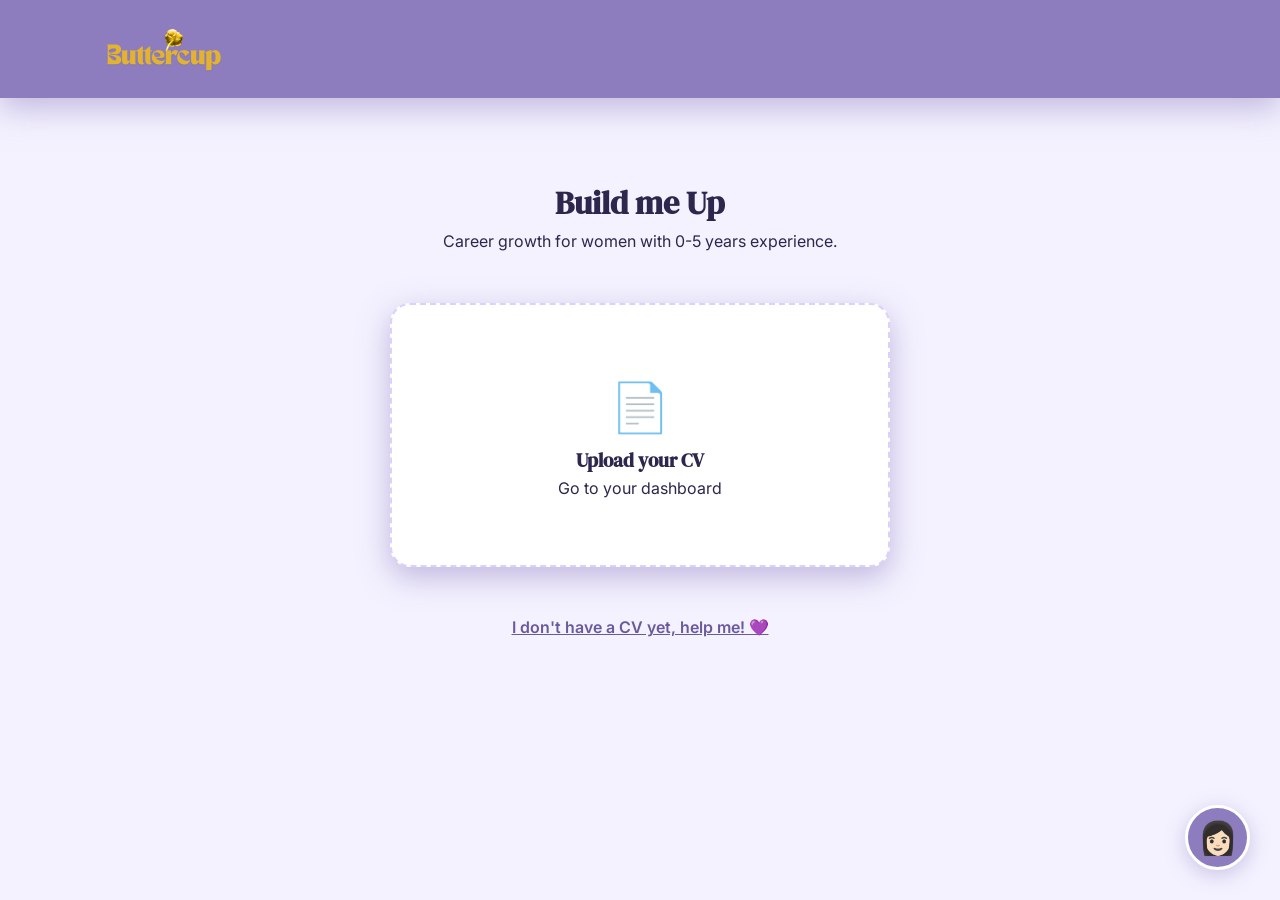
<file: app/index.html>
<!DOCTYPE html>
<html lang="en">
<head>
    <meta charset="UTF-8">
    <title>ButterCup | Build Me Up</title>
    <link rel="stylesheet" href="style.css">
    <link href="https://fonts.googleapis.com/css2?family=DM+Serif+Display&family=Inter:wght@400;600&display=swap" rel="stylesheet">
</head>
<body>
    <nav>
        <a href="index.html" class="logo"></a>
    </nav>
    <div class="container hero" style="text-align: center; padding-top: 5rem;">
        <h1>Build me Up</h1>
        <p>Career growth for women with 0-5 years experience.</p>
        
        <div class="card" style="max-width: 500px; margin: 3rem auto; padding: 4rem; border: 2px dashed var(--secondary); cursor: pointer;" onclick="location.href='dashboard.html'">
            <span style="font-size: 3rem;">📄</span>
            <h3>Upload your CV</h3>
            <p>Go to your dashboard</p>
        </div>

        <a href="cv-prep.html" style="color: var(--primary-dark); font-weight: 600;">I don't have a CV yet, help me! 💜</a>
    </div>
    <div class="sister-chat-wrapper">
    <div class="sister-window" id="sisterWindow">
        <div class="sister-header">
            <span>👩🏻 Big Sister</span>
            <span style="cursor:pointer" onclick="toggleSister()">×</span>
        </div>
        <div class="sister-body">
            <div class="chat-bubble-sister" id="sisterText">
                Hi Dula! Need a hand with something on this page?
            </div>
            <div class="chat-options-mini">
                <button onclick="sisterAsk('help')">Explain this page</button>
                <button onclick="sisterAsk('cv')">CV Tips</button>
                <button onclick="location.href='cv-prep.html'">Build my CV</button>
                <button onclick="sisterAsk('interview')">Interview Prep</button>
            </div>
        </div>
    </div>
    <div class="sister-trigger" onclick="toggleSister()">
        👩🏻
    </div>
</div>

<script>
    function toggleSister() {
        const win = document.getElementById('sisterWindow');
        win.classList.toggle('active');
    }

    function sisterAsk(topic) {
        const text = document.getElementById('sisterText');
        const name = localStorage.getItem('buttercup_user') || 'Buttercup';
        
        // Context-aware responses based on which file the user is in
        const path = window.location.pathname;
        
        if (topic === 'help') {
            if (path.includes('jobs')) text.innerText = `I've picked these jobs for you, ${name}, because they value transferable skills!`;
            else if (path.includes('events')) text.innerText = "Networking is just talking! Try the virtual mixer first.";
            else text.innerText = "I'm here to build you up! Pick a path and let's go.";
        } 
        else if (topic === 'cv') {
            text.innerText = "Always use bullet points and bold your achievements! Check the CV Help page for more.";
        }
        else if (topic === 'interview') {
            text.innerText = "Be ready to tell a story about a time you solved a hard problem. You've got this!";
        }
    }

    // Auto-update greeting with user's name
    window.addEventListener('load', () => {
        const name = localStorage.getItem('buttercup_user') || 'Friend';
        document.getElementById('sisterText').innerText = `Hi ${name}! How can I help you bloom today?`;
    });
</script>

</body>
</html>
</file>
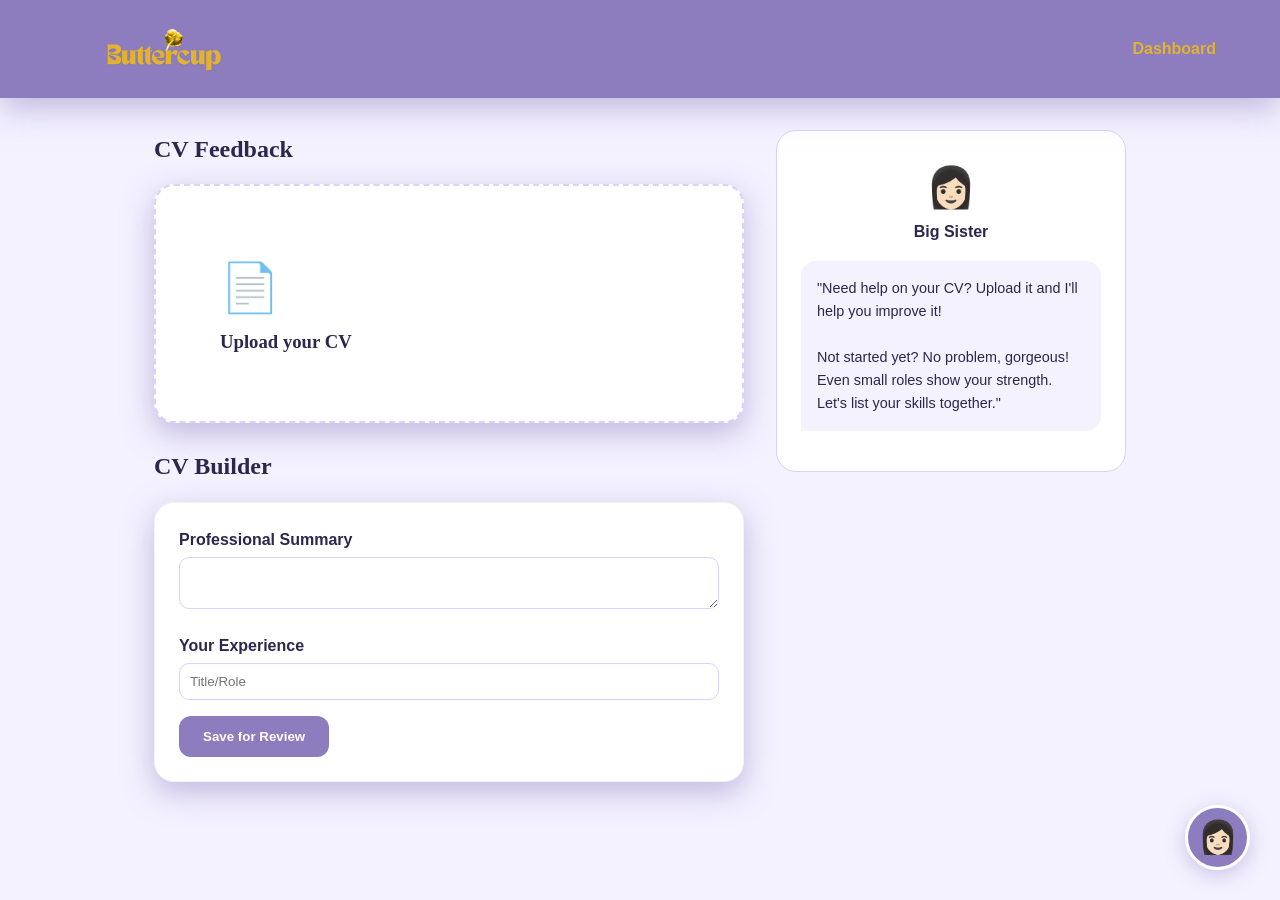
<file: app/cv-prep.html>
<!DOCTYPE html>
<html lang="en">
<head>
    <meta charset="UTF-8">
    <title>CV Prep | ButterCup</title>
    <link rel="stylesheet" href="style.css">
</head>
<body>
    <nav>
        <a href="index.html" class="logo"></a>
        <div class="nav-links">
            <a href="dashboard.html">Dashboard</a>
        </div>
    </nav>
    <div class="container" style="display: grid; grid-template-columns: 1fr 350px; gap: 2rem;">
        <div>
            <h2>CV Feedback</h2>
            <div class="card" style="margin-top: 1rem; padding: 4rem; border: 2px dashed var(--secondary); cursor: pointer;">
                <span style="font-size: 3rem;">📄</span>
                <h3>Upload your CV</h3>
            </div>
            <h2>CV Builder</h2>
            <div class="card" style="margin-top: 1rem;">
                <label style="display:block; margin-bottom: 1rem;">
                    <strong>Professional Summary</strong>
                    <textarea style="width:100%; padding:10px; margin-top:5px; border-radius:10px; border:1px solid var(--secondary);"></textarea>
                </label>
                <label style="display:block; margin-bottom: 1rem;">
                    <strong>Your Experience</strong>
                    <input type="text" placeholder="Title/Role" style="width:100%; padding:10px; margin-top:5px; border-radius:10px; border:1px solid var(--secondary);">
                </label>
                <button class="btn btn-primary">Save for Review</button>
            </div>
        </div>
        <aside class="sister-sidebar">
            <div style="text-align: center; margin-bottom: 1rem;">
                <span style="font-size: 2.5rem;">👩🏻</span>
                <h4>Big Sister</h4>
            </div>
            <div class="chat-bubble">"Need help on your CV? Upload it and I'll help you improve it! <br><br> Not started yet? No problem, gorgeous! Even small roles show your strength. Let's list your skills together."</div>
        </aside>
    </div>
    <div class="sister-chat-wrapper">
    <div class="sister-window" id="sisterWindow">
        <div class="sister-header">
            <span>👩🏻 Big Sister</span>
            <span style="cursor:pointer" onclick="toggleSister()">×</span>
        </div>
        <div class="sister-body">
            <div class="chat-bubble-sister" id="sisterText">
                Hi Dula! Need a hand with something on this page?
            </div>
            <div class="chat-options-mini">
                <button onclick="sisterAsk('help')">Explain this page</button>
                <button onclick="sisterAsk('cv')">CV Tips</button>
                <button onclick="location.href='cv-prep.html'">Build my CV</button>
                <button onclick="sisterAsk('interview')">Interview Prep</button>
            </div>
        </div>
    </div>
    <div class="sister-trigger" onclick="toggleSister()">
        👩🏻
    </div>
</div>

<script>
    function toggleSister() {
        const win = document.getElementById('sisterWindow');
        win.classList.toggle('active');
    }

    function sisterAsk(topic) {
        const text = document.getElementById('sisterText');
        const name = localStorage.getItem('buttercup_user') || 'Buttercup';
        
        // Context-aware responses based on which file the user is in
        const path = window.location.pathname;
        
        if (topic === 'help') {
            if (path.includes('jobs')) text.innerText = `I've picked these jobs for you, ${name}, because they value transferable skills!`;
            else if (path.includes('events')) text.innerText = "Networking is just talking! Try the virtual mixer first.";
            else text.innerText = "I'm here to build you up! Pick a path and let's go.";
        } 
        else if (topic === 'cv') {
            text.innerText = "Always use bullet points and bold your achievements! Check the CV Help page for more.";
        }
        else if (topic === 'interview') {
            text.innerText = "Be ready to tell a story about a time you solved a hard problem. You've got this!";
        }
    }

    // Auto-update greeting with user's name
    window.addEventListener('load', () => {
        const name = localStorage.getItem('buttercup_user') || 'Friend';
        document.getElementById('sisterText').innerText = `Hi ${name}! How can I help you bloom today?`;
    });
</script>
</body>
</html>
</file>
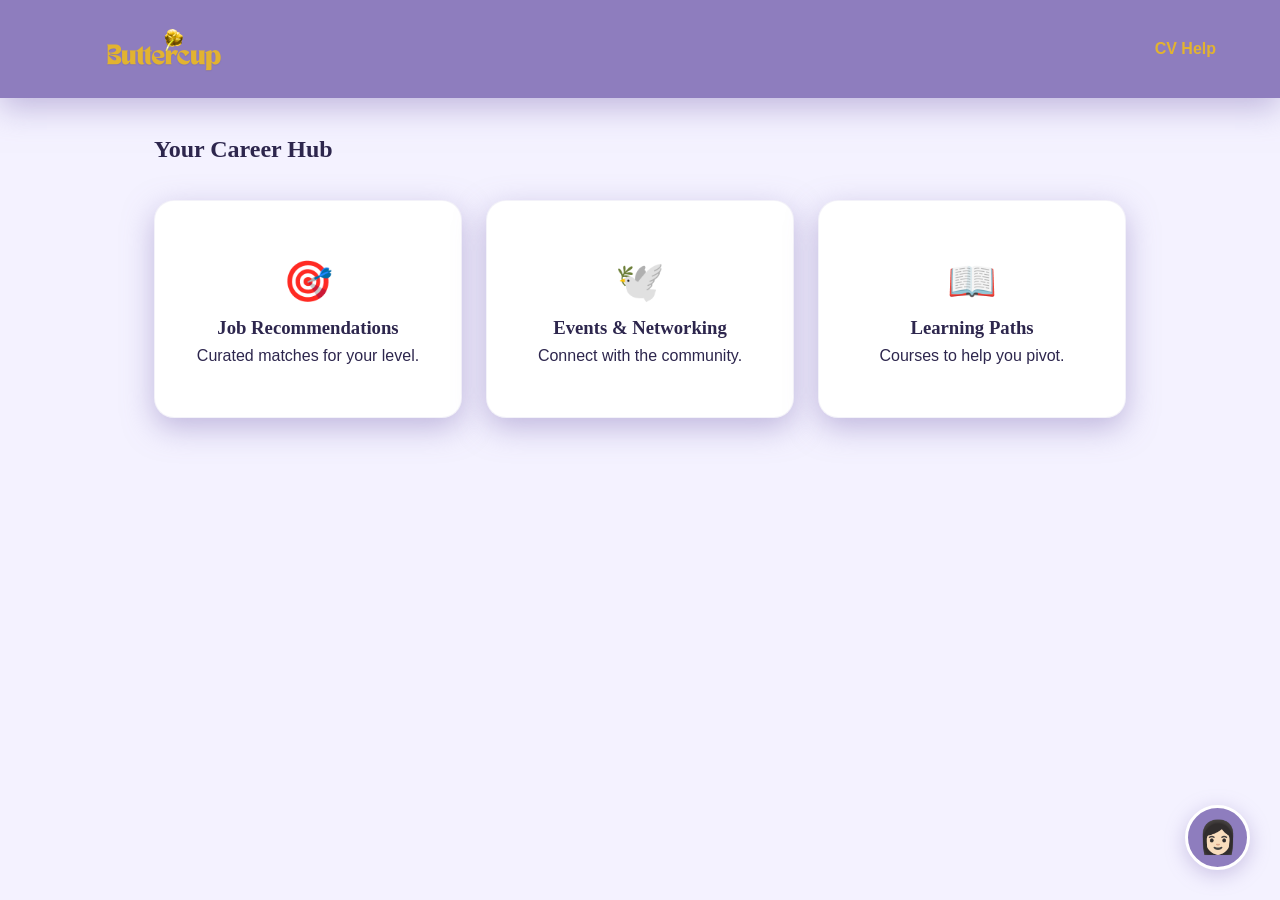
<file: app/dashboard.html>
<!DOCTYPE html>
<html lang="en">
<head>
    <meta charset="UTF-8">
    <title>Dashboard | ButterCup</title>
    <link rel="stylesheet" href="style.css">
    <style>
        .menu-grid { display: grid; grid-template-columns: repeat(auto-fit, minmax(300px, 1fr)); gap: 1.5rem; margin-top: 2rem; }
        .menu-card { text-align: center; padding: 3rem 1rem; text-decoration: none; color: inherit; transition: 0.3s; }
        .menu-card:hover { transform: translateY(-10px); background: #fdfcff; }
    </style>
</head>
<body>
    <nav>
        <a href="index.html" class="logo"></a>
        <div class="nav-links">
            <a href="cv-prep.html">CV Help</a>
        </div>
    </nav>
    <div class="container">
        <h2>Your Career Hub</h2>
        <div class="menu-grid">
            <a href="jobs.html" class="card menu-card">
                <span style="font-size: 2.5rem;">🎯</span>
                <h3>Job Recommendations</h3>
                <p>Curated matches for your level.</p>
            </a>
            <a href="events.html" class="card menu-card">
                <span style="font-size: 2.5rem;">🕊️</span>
                <h3>Events & Networking</h3>
                <p>Connect with the community.</p>
            </a>
            <a href="learning.html" class="card menu-card">
                <span style="font-size: 2.5rem;">📖</span>
                <h3>Learning Paths</h3>
                <p>Courses to help you pivot.</p>
            </a>
        </div>
    </div>
    <div class="sister-chat-wrapper">
    <div class="sister-window" id="sisterWindow">
        <div class="sister-header">
            <span>👩🏻 Big Sister</span>
            <span style="cursor:pointer" onclick="toggleSister()">×</span>
        </div>
        <div class="sister-body">
            <div class="chat-bubble-sister" id="sisterText">
                Hi Dula! Need a hand with something on this page?
            </div>
            <div class="chat-options-mini">
                <button onclick="sisterAsk('help')">Explain this page</button>
                <button onclick="sisterAsk('cv')">CV Tips</button>
                <button onclick="location.href='cv-prep.html'">Build my CV</button>
                <button onclick="sisterAsk('interview')">Interview Prep</button>
            </div>
        </div>
    </div>
    <div class="sister-trigger" onclick="toggleSister()">
        👩🏻
    </div>
</div>

<script>
    function toggleSister() {
        const win = document.getElementById('sisterWindow');
        win.classList.toggle('active');
    }

    function sisterAsk(topic) {
        const text = document.getElementById('sisterText');
        const name = localStorage.getItem('buttercup_user') || 'Buttercup';
        
        // Context-aware responses based on which file the user is in
        const path = window.location.pathname;
        
        if (topic === 'help') {
            if (path.includes('jobs')) text.innerText = `I've picked these jobs for you, ${name}, because they value transferable skills!`;
            else if (path.includes('events')) text.innerText = "Networking is just talking! Try the virtual mixer first.";
            else text.innerText = "I'm here to build you up! Pick a path and let's go.";
        } 
        else if (topic === 'cv') {
            text.innerText = "Always use bullet points and bold your achievements! Check the CV Help page for more.";
        }
        else if (topic === 'interview') {
            text.innerText = "Be ready to tell a story about a time you solved a hard problem. You've got this!";
        }
    }

    // Auto-update greeting with user's name
    window.addEventListener('load', () => {
        const name = localStorage.getItem('buttercup_user') || 'Friend';
        document.getElementById('sisterText').innerText = `Hi ${name}! How can I help you bloom today?`;
    });
</script>
</body>
</html>
</file>
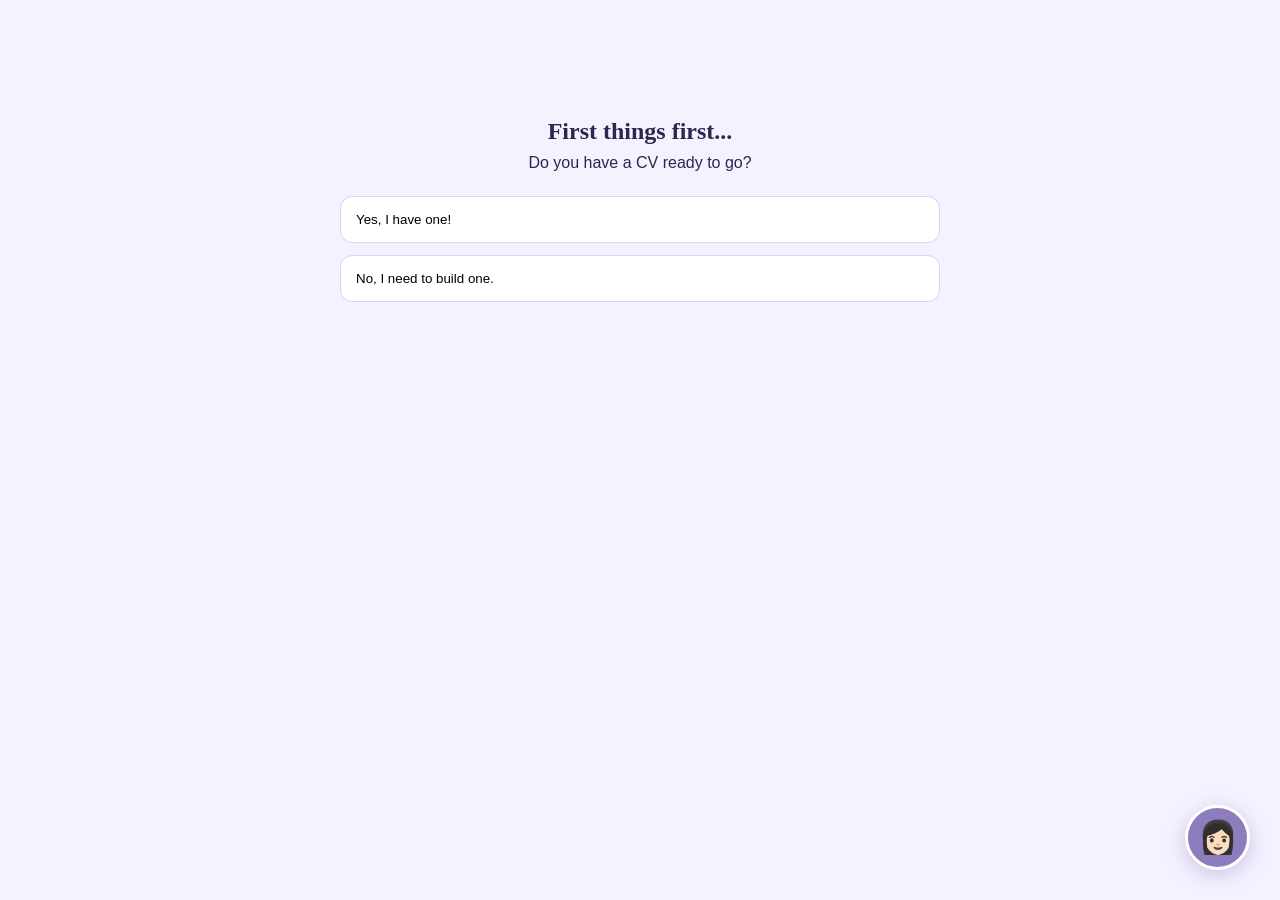
<file: app/discovery.html>
<!DOCTYPE html>
<html lang="en">
<head>
    <meta charset="UTF-8">
    <title>Find Your Path | ButterCup</title>
    <link rel="stylesheet" href="style.css">
    <style>
        .quiz-container { max-width: 600px; margin: 80px auto; text-align: center; }
        .quiz-step { display: none; animation: fadeIn 0.4s ease; }
        .quiz-step.active { display: block; }
        .options-vertical { display: flex; flex-direction: column; gap: 12px; margin-top: 20px; }
        .opt-btn { padding: 15px; border: 1px solid var(--secondary); border-radius: 12px; background: white; cursor: pointer; text-align: left; font-weight: 500; transition: 0.2s; }
        .opt-btn:hover { border-color: var(--primary); background: var(--primary-soft); }
    </style>
</head>
<body>
    <div class="container">
        <div class="quiz-container">
            <div id="q-cv" class="quiz-step active">
                <h2>First things first...</h2>
                <p>Do you have a CV ready to go?</p>
                <div class="options-vertical">
                    <button class="opt-btn" onclick="saveAnswer('hasCV', 'yes', 'q-interests')">Yes, I have one!</button>
                    <button class="opt-btn" onclick="saveAnswer('hasCV', 'no', 'q-interests')">No, I need to build one.</button>
                </div>
            </div>

            <div id="q-interests" class="quiz-step">
                <h2>What sparks your interest?</h2>
                <p>Pick the vibe that fits you best:</p>
                <div class="options-vertical">
                    <button class="opt-btn" onclick="saveAnswer('interest', 'logic', 'q-goal')">🧩 Solving puzzles & logic</button>
                    <button class="opt-btn" onclick="saveAnswer('interest', 'creative', 'q-goal')">🎨 Designing & creating visuals</button>
                    <button class="opt-btn" onclick="saveAnswer('interest', 'people', 'q-goal')">🤝 Helping people & organizing</button>
                </div>
            </div>

            <div id="q-goal" class="quiz-step">
                <h2>What's your main goal?</h2>
                <div class="options-vertical">
                    <button class="opt-btn" onclick="finalize('jobs')">I want to find a job ASAP</button>
                    <button class="opt-btn" onclick="finalize('learning')">I want to learn new skills first</button>
                    <button class="opt-btn" onclick="finalize('networking')">I want to meet other women first</button>
                </div>
            </div>
        </div>
    </div>

    <script>
        let userData = {};

        function saveAnswer(key, value, nextId) {
            userData[key] = value;
            document.querySelectorAll('.quiz-step').forEach(s => s.classList.remove('active'));
            document.getElementById(nextId).classList.add('active');
        }

        function finalize(priority) {
            localStorage.setItem('user_profile', JSON.stringify(userData));
            
            // Logic-based redirection
            if (userData.hasCV === 'no') {
                window.location.href = 'cv-prep.html';
            } else {
                // If they have a CV, send them to their chosen priority
                if (priority === 'jobs') window.location.href = 'jobs.html';
                if (priority === 'learning') window.location.href = 'learning.html';
                if (priority === 'networking') window.location.href = 'events.html';
            }
        }
    </script>
    <div class="sister-chat-wrapper">
    <div class="sister-window" id="sisterWindow">
        <div class="sister-header">
            <span>👩🏻 Big Sister</span>
            <span style="cursor:pointer" onclick="toggleSister()">×</span>
        </div>
        <div class="sister-body">
            <div class="chat-bubble-sister" id="sisterText">
                Hi Dula! Need a hand with something on this page?
            </div>
            <div class="chat-options-mini">
                <button onclick="sisterAsk('help')">Explain this page</button>
                <button onclick="sisterAsk('cv')">CV Tips</button>
                <button onclick="location.href='cv-prep.html'">Build my CV</button>
                <button onclick="sisterAsk('interview')">Interview Prep</button>
            </div>
        </div>
    </div>
    <div class="sister-trigger" onclick="toggleSister()">
        👩🏻
    </div>
</div>

<script>
    function toggleSister() {
        const win = document.getElementById('sisterWindow');
        win.classList.toggle('active');
    }

    function sisterAsk(topic) {
        const text = document.getElementById('sisterText');
        const name = localStorage.getItem('buttercup_user') || 'Buttercup';
        
        // Context-aware responses based on which file the user is in
        const path = window.location.pathname;
        
        if (topic === 'help') {
            if (path.includes('jobs')) text.innerText = `I've picked these jobs for you, ${name}, because they value transferable skills!`;
            else if (path.includes('events')) text.innerText = "Networking is just talking! Try the virtual mixer first.";
            else text.innerText = "I'm here to build you up! Pick a path and let's go.";
        } 
        else if (topic === 'cv') {
            text.innerText = "Always use bullet points and bold your achievements! Check the CV Help page for more.";
        }
        else if (topic === 'interview') {
            text.innerText = "Be ready to tell a story about a time you solved a hard problem. You've got this!";
        }
    }

    // Auto-update greeting with user's name
    window.addEventListener('load', () => {
        const name = localStorage.getItem('buttercup_user') || 'Friend';
        document.getElementById('sisterText').innerText = `Hi ${name}! How can I help you bloom today?`;
    });
</script>
</body>
</html>
</file>
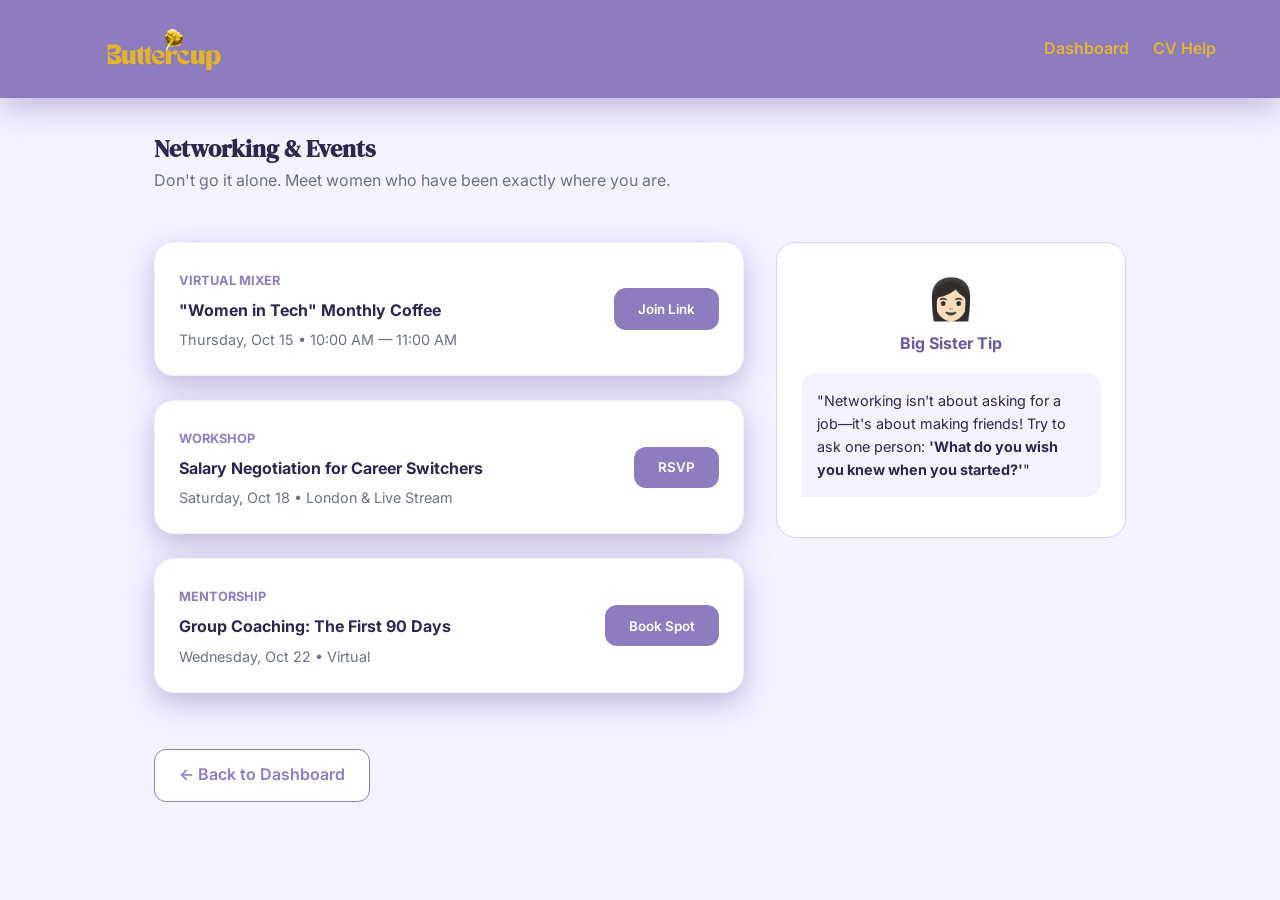
<file: app/events.html>
<!DOCTYPE html>
<html lang="en">
<head>
    <meta charset="UTF-8">
    <meta name="viewport" content="width=device-width, initial-scale=1.0">
    <title>Networking & Events | ButterCup</title>
    <link rel="stylesheet" href="style.css">
    <link href="https://fonts.googleapis.com/css2?family=DM+Serif+Display&family=Inter:wght@400;600&display=swap" rel="stylesheet">
</head>
<body>
    <nav>
        <a href="index.html" class="logo"></a>
        <div class="nav-links">
            <a href="dashboard.html">Dashboard</a>
            <a href="cv-prep.html">CV Help</a>
        </div>
    </nav>

    <div class="container">
        <header style="margin-bottom: 3rem;">
            <h2>Networking & Events</h2>
            <p style="color: var(--text-muted);">Don't go it alone. Meet women who have been exactly where you are.</p>
        </header>

        <div style="display: grid; grid-template-columns: 1fr 350px; gap: 2rem;">
            <div class="event-list">
                <div class="card" style="display: flex; justify-content: space-between; align-items: center; gap: 20px;">
                    <div>
                        <span style="color: var(--primary); font-weight: 700; font-size: 0.8rem; text-transform: uppercase;">Virtual Mixer</span>
                        <h4 style="margin: 5px 0;">"Women in Tech" Monthly Coffee</h4>
                        <p style="color: var(--text-muted); font-size: 0.9rem;">Thursday, Oct 15 • 10:00 AM — 11:00 AM</p>
                    </div>
                    <button class="btn btn-primary">Join Link</button>
                </div>

                <div class="card" style="display: flex; justify-content: space-between; align-items: center; gap: 20px;">
                    <div>
                        <span style="color: var(--primary); font-weight: 700; font-size: 0.8rem; text-transform: uppercase;">Workshop</span>
                        <h4 style="margin: 5px 0;">Salary Negotiation for Career Switchers</h4>
                        <p style="color: var(--text-muted); font-size: 0.9rem;">Saturday, Oct 18 • London & Live Stream</p>
                    </div>
                    <button class="btn btn-primary">RSVP</button>
                </div>

                <div class="card" style="display: flex; justify-content: space-between; align-items: center; gap: 20px;">
                    <div>
                        <span style="color: var(--primary); font-weight: 700; font-size: 0.8rem; text-transform: uppercase;">Mentorship</span>
                        <h4 style="margin: 5px 0;">Group Coaching: The First 90 Days</h4>
                        <p style="color: var(--text-muted); font-size: 0.9rem;">Wednesday, Oct 22 • Virtual</p>
                    </div>
                    <button class="btn btn-primary">Book Spot</button>
                </div>
            </div>

            <aside class="sister-sidebar">
                <div style="text-align: center; margin-bottom: 1rem;">
                    <span style="font-size: 2.5rem;">👩🏻</span>
                    <h4 style="color: var(--primary-dark)">Big Sister Tip</h4>
                </div>
                <div class="chat-bubble">
                    "Networking isn't about asking for a job—it's about making friends! Try to ask one person: <strong>'What do you wish you knew when you started?'</strong>"
                </div>
            </aside>
        </div>

        <div style="margin-top: 2rem;">
            <a href="dashboard.html" class="btn btn-outline">← Back to Dashboard</a>
        </div>
    </div>
</body>
</html>
</file>
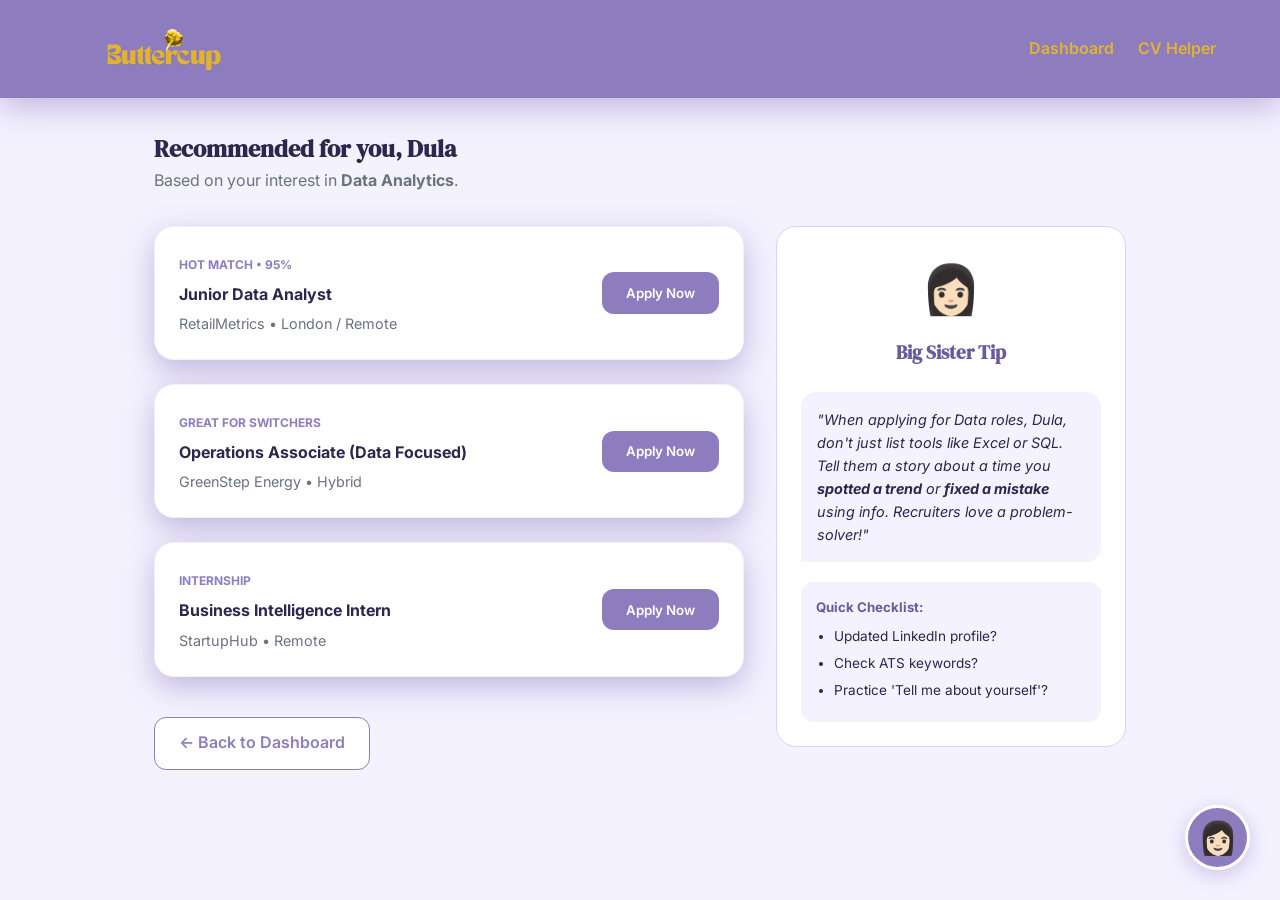
<file: app/jobs.html>
<!DOCTYPE html>
<html lang="en">
<head>
    <meta charset="UTF-8">
    <title>Jobs | ButterCup</title>
    <link rel="stylesheet" href="style.css">
    <link href="https://fonts.googleapis.com/css2?family=DM+Serif+Display&family=Inter:wght@400;600&display=swap" rel="stylesheet">
</head>
<body>
    <nav>
        <a href="index.html" class="logo"></a>
        <div class="nav-links">
            <a href="dashboard.html">Dashboard</a>
            <a href="cv-prep.html">CV Helper</a>
        </div>
    </nav>

    <div class="container">
        <header style="margin-bottom: 2rem;">
            <h2 id="jobGreeting">Recommended for you, Dula</h2>
            <p style="color: var(--text-muted)">Based on your interest in <strong>Data Analytics</strong>.</p>
        </header>

        <div style="display: grid; grid-template-columns: 1fr 350px; gap: 2rem; align-items: start;">
            
            <div class="job-feed">
                <div class="card" style="display: flex; justify-content: space-between; align-items: center;">
                    <div>
                        <span style="color: var(--primary); font-weight: 700; font-size: 0.75rem;">HOT MATCH • 95%</span>
                        <h4 style="margin: 5px 0;">Junior Data Analyst</h4>
                        <p style="color: var(--text-muted); font-size: 0.9rem;">RetailMetrics • London / Remote</p>
                    </div>
                    <button class="btn btn-primary">Apply Now</button>
                </div>

                <div class="card" style="display: flex; justify-content: space-between; align-items: center;">
                    <div>
                        <span style="color: var(--primary); font-weight: 700; font-size: 0.75rem;">GREAT FOR SWITCHERS</span>
                        <h4 style="margin: 5px 0;">Operations Associate (Data Focused)</h4>
                        <p style="color: var(--text-muted); font-size: 0.9rem;">GreenStep Energy • Hybrid</p>
                    </div>
                    <button class="btn btn-primary">Apply Now</button>
                </div>

                <div class="card" style="display: flex; justify-content: space-between; align-items: center;">
                    <div>
                        <span style="color: var(--primary); font-weight: 700; font-size: 0.75rem;">INTERNSHIP</span>
                        <h4 style="margin: 5px 0;">Business Intelligence Intern</h4>
                        <p style="color: var(--text-muted); font-size: 0.9rem;">StartupHub • Remote</p>
                    </div>
                    <button class="btn btn-primary">Apply Now</button>
                </div>

                <a href="dashboard.html" class="btn btn-outline" style="margin-top: 1rem;">← Back to Dashboard</a>
            </div>

            <aside class="sister-sidebar">
                <div style="text-align: center; margin-bottom: 1.5rem;">
                    <div style="font-size: 3rem;">👩🏻</div>
                    <h3 style="color: var(--primary-dark); margin-top: 10px;">Big Sister Tip</h3>
                </div>
                
                <div class="chat-bubble" style="font-style: italic;">
                    "When applying for Data roles, Dula, don't just list tools like Excel or SQL. 
                    Tell them a story about a time you <strong>spotted a trend</strong> or <strong>fixed a mistake</strong> using info. Recruiters love a problem-solver!"
                </div>

                <div style="background: var(--primary-soft); padding: 15px; border-radius: 12px; margin-top: 20px;">
                    <h5 style="margin-bottom: 8px; color: var(--primary-dark);">Quick Checklist:</h5>
                    <ul style="font-size: 0.85rem; padding-left: 18px; color: var(--text-dark);">
                        <li style="margin-bottom: 5px;">Updated LinkedIn profile?</li>
                        <li style="margin-bottom: 5px;">Check ATS keywords?</li>
                        <li style="margin-bottom: 5px;">Practice 'Tell me about yourself'?</li>
                    </ul>
                </div>
            </aside>

        </div>
    </div>

    <script>
        window.onload = function() {
            const name = localStorage.getItem('buttercup_user') || 'Dula';
            document.getElementById('jobGreeting').innerText = `Recommended for you, ${name}`;
        };
    </script>
    <div class="sister-chat-wrapper">
    <div class="sister-window" id="sisterWindow">
        <div class="sister-header">
            <span>👩🏻 Big Sister</span>
            <span style="cursor:pointer" onclick="toggleSister()">×</span>
        </div>
        <div class="sister-body">
            <div class="chat-bubble-sister" id="sisterText">
                Hi Dula! Need a hand with something on this page?
            </div>
            <div class="chat-options-mini">
                <button onclick="sisterAsk('help')">Explain this page</button>
                <button onclick="sisterAsk('cv')">CV Tips</button>
                <button onclick="location.href='cv-prep.html'">Build my CV</button>
                <button onclick="sisterAsk('interview')">Interview Prep</button>
            </div>
        </div>
    </div>
    <div class="sister-trigger" onclick="toggleSister()">
        👩🏻
    </div>
</div>

<script>
    function toggleSister() {
        const win = document.getElementById('sisterWindow');
        win.classList.toggle('active');
    }

    function sisterAsk(topic) {
        const text = document.getElementById('sisterText');
        const name = localStorage.getItem('buttercup_user') || 'Buttercup';
        
        // Context-aware responses based on which file the user is in
        const path = window.location.pathname;
        
        if (topic === 'help') {
            if (path.includes('jobs')) text.innerText = `I've picked these jobs for you, ${name}, because they value transferable skills!`;
            else if (path.includes('events')) text.innerText = "Networking is just talking! Try the virtual mixer first.";
            else text.innerText = "I'm here to build you up! Pick a path and let's go.";
        } 
        else if (topic === 'cv') {
            text.innerText = "Always use bullet points and bold your achievements! Check the CV Help page for more.";
        }
        else if (topic === 'interview') {
            text.innerText = "Be ready to tell a story about a time you solved a hard problem. You've got this!";
        }
    }

    // Auto-update greeting with user's name
    window.addEventListener('load', () => {
        const name = localStorage.getItem('buttercup_user') || 'Friend';
        document.getElementById('sisterText').innerText = `Hi ${name}! How can I help you bloom today?`;
    });
</script>
</body>
</html>
</file>
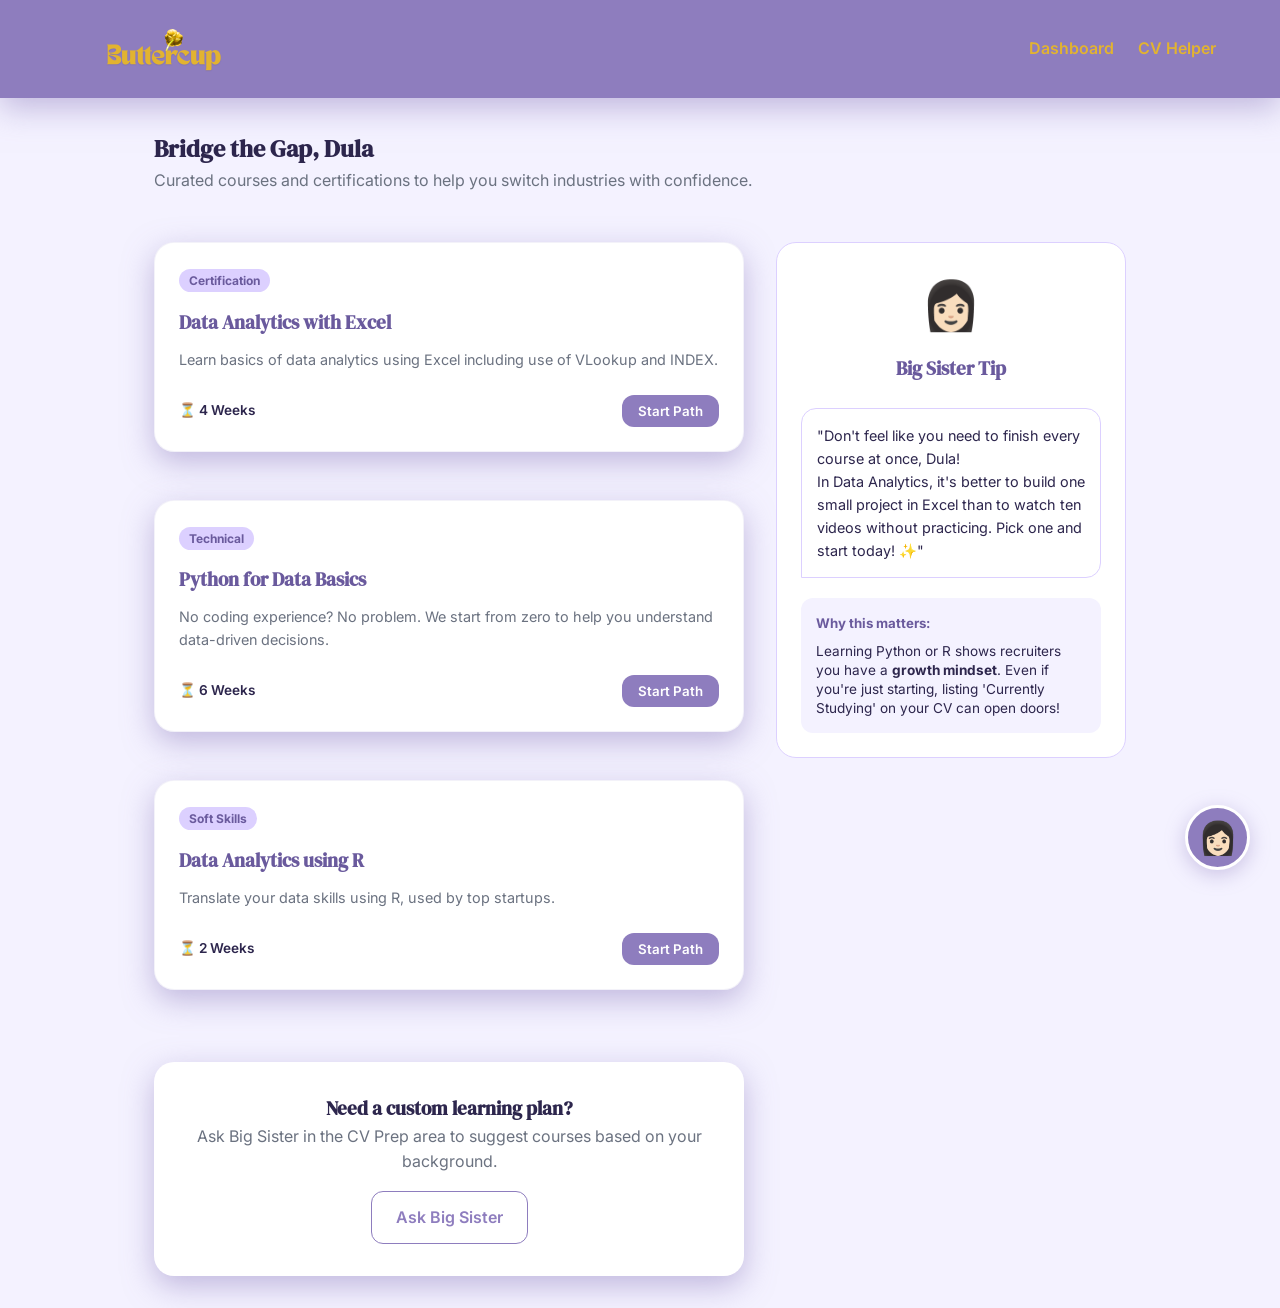
<file: app/learning.html>
<!DOCTYPE html>
<html lang="en">
<head>
    <meta charset="UTF-8">
    <meta name="viewport" content="width=device-width, initial-scale=1.0">
    <title>Learning Paths | ButterCup</title>
    <link rel="stylesheet" href="style.css">
    <link href="https://fonts.googleapis.com/css2?family=DM+Serif+Display&family=Inter:wght@400;600&display=swap" rel="stylesheet">
    <style>
        .learning-grid { display: grid; grid-template-columns: repeat(auto-fit, minmax(300px, 1fr)); gap: 1.5rem; }
        .tag { background: var(--secondary); color: var(--primary-dark); padding: 4px 10px; border-radius: 20px; font-size: 0.75rem; font-weight: 700; }
        
        /* Layout for sidebar */
        .content-layout { display: grid; grid-template-columns: 1fr 350px; gap: 2rem; align-items: start; }
        
        @media (max-width: 900px) {
            .content-layout { grid-template-columns: 1fr; }
            .sister-sidebar { position: static; order: -1; } /* Tips show first on mobile */
        }
    </style>
</head>
<body>
    <nav>
        <a href="index.html" class="logo"></a>
        <div class="nav-links">
            <a href="dashboard.html">Dashboard</a>
            <a href="cv-prep.html">CV Helper</a>
        </div>
    </nav>

    <div class="container">
        <header style="margin-bottom: 3rem;">
            <h2 id="learningGreeting">Bridge the Gap, Dula</h2>
            <p style="color: var(--text-muted);">Curated courses and certifications to help you switch industries with confidence.</p>
        </header>

        <div class="content-layout">
            <div class="learning-main">
                <div class="learning-grid">
                    <div class="card">
                        <span class="tag">Certification</span>
                        <h3 style="margin: 15px 0 10px; color: var(--primary-dark);">Data Analytics with Excel</h3>
                        <p style="font-size: 0.9rem; color: var(--text-muted); margin-bottom: 1.5rem;">
                            Learn basics of data analytics using Excel including use of VLookup and INDEX.
                        </p>
                        <div style="display: flex; justify-content: space-between; align-items: center;">
                            <span style="font-size: 0.85rem; font-weight: 600;">⏳ 4 Weeks</span>
                            <button class="btn btn-primary" style="padding: 0.5rem 1rem;">Start Path</button>
                        </div>
                    </div>

                    <div class="card">
                        <span class="tag">Technical</span>
                        <h3 style="margin: 15px 0 10px; color: var(--primary-dark);">Python for Data Basics</h3>
                        <p style="font-size: 0.9rem; color: var(--text-muted); margin-bottom: 1.5rem;">
                            No coding experience? No problem. We start from zero to help you understand data-driven decisions.
                        </p>
                        <div style="display: flex; justify-content: space-between; align-items: center;">
                            <span style="font-size: 0.85rem; font-weight: 600;">⏳ 6 Weeks</span>
                            <button class="btn btn-primary" style="padding: 0.5rem 1rem;">Start Path</button>
                        </div>
                    </div>

                    <div class="card">
                        <span class="tag">Soft Skills</span>
                        <h3 style="margin: 15px 0 10px; color: var(--primary-dark);">Data Analytics using R</h3>
                        <p style="font-size: 0.9rem; color: var(--text-muted); margin-bottom: 1.5rem;">
                            Translate your data skills using R, used by top startups.
                        </p>
                        <div style="display: flex; justify-content: space-between; align-items: center;">
                            <span style="font-size: 0.85rem; font-weight: 600;">⏳ 2 Weeks</span>
                            <button class="btn btn-primary" style="padding: 0.5rem 1rem;">Start Path</button>
                        </div>
                    </div>
                </div>

                <div style="margin-top: 3rem; background: var(--white); padding: 2rem; border-radius: var(--radius); text-align: center; box-shadow: var(--shadow);">
                    <h3>Need a custom learning plan?</h3>
                    <p style="color: var(--text-muted); margin-bottom: 1rem;">Ask Big Sister in the CV Prep area to suggest courses based on your background.</p>
                    <a href="cv-prep.html" class="btn btn-outline">Ask Big Sister</a>
                </div>
            </div>

            <aside class="sister-sidebar">
                <div style="text-align: center; margin-bottom: 1.5rem;">
                    <div style="font-size: 3rem;">👩🏻</div>
                    <h3 style="color: var(--primary-dark); margin-top: 10px;">Big Sister Tip</h3>
                </div>
                
                <div class="chat-bubble-sister" style="background: var(--white); border: 1px solid var(--secondary); border-radius: 15px 15px 15px 0; padding: 15px;">
                    "Don't feel like you need to finish every course at once, Dula! 
                    <br> In Data Analytics, it's better to build one small project in Excel than to watch ten videos without practicing. Pick one and start today! ✨"
                </div>

                <div style="background: var(--primary-soft); padding: 15px; border-radius: 12px; margin-top: 20px;">
                    <h5 style="margin-bottom: 8px; color: var(--primary-dark);">Why this matters:</h5>
                    <p style="font-size: 0.85rem; color: var(--text-dark); line-height: 1.4;">
                        Learning Python or R shows recruiters you have a <strong>growth mindset</strong>. Even if you're just starting, listing 'Currently Studying' on your CV can open doors!
                    </p>
                </div>
            </aside>
        </div>
    </div>

    <div class="sister-chat-wrapper">
        <div class="sister-window" id="sisterWindow">
            <div class="sister-header">
                <span>👩🏻 Big Sister</span>
                <span style="cursor:pointer" onclick="toggleSister()">×</span>
            </div>
            <div class="sister-body">
                <div class="chat-bubble-sister" id="sisterText">Hi Dula! Need a hand?</div>
                <div class="chat-options-mini">
                    <button onclick="sisterAsk('help')">Explain this page</button>
                    <button onclick="sisterAsk('cv')">CV Tips</button>
                    <button onclick="location.href='cv-prep.html'">Build my CV</button>
                    <button onclick="sisterAsk('interview')">Interview Prep</button>
                </div>
            </div>
        </div>
        <div class="sister-trigger" onclick="toggleSister()">👩🏻</div>
    </div>

    <script>
        function toggleSister() {
            document.getElementById('sisterWindow').classList.toggle('active');
        }

        function sisterAsk(topic) {
            const text = document.getElementById('sisterText');
            const name = localStorage.getItem('buttercup_user') || 'Dula';
            
            if (topic === 'help') {
                text.innerText = `These courses are specially picked for your switch into Data Analytics, ${name}. Which one looks most exciting?`;
            } else if (topic === 'cv') {
                text.innerText = "Add these courses to your 'Education' or 'Certifications' section as soon as you start!";
            } else if (topic === 'interview') {
                text.innerText = "Be ready to explain WHY you chose these courses. It shows you are proactive!";
            }
        }

        window.addEventListener('load', () => {
            const name = localStorage.getItem('buttercup_user') || 'Dula';
            document.getElementById('learningGreeting').innerText = `Bridge the Gap, ${name}`;
            document.getElementById('sisterText').innerText = `Hi ${name}! Ready to learn something new?`;
        });
    </script>
</body>
</html>
</file>
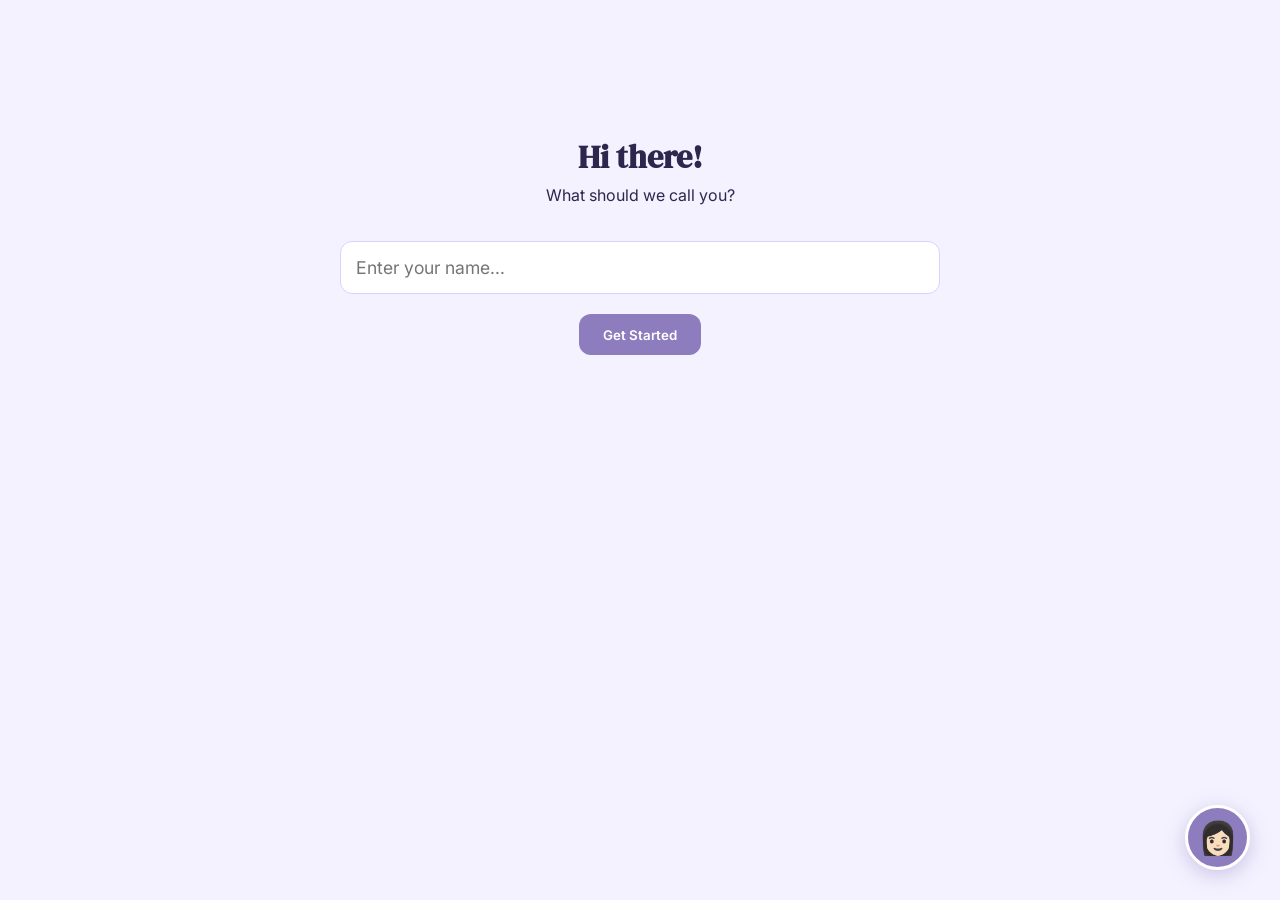
<file: app/login.html>
<!DOCTYPE html>
<html lang="en">
<head>
    <meta charset="UTF-8">
    <title>Welcome to ButterCup</title>
    <link rel="stylesheet" href="style.css">
    <link href="https://fonts.googleapis.com/css2?family=DM+Serif+Display&family=Inter:wght@400;600&display=swap" rel="stylesheet">
    <style>
        .wizard-container { max-width: 600px; margin: 100px auto; text-align: center; }
        .step { display: none; animation: fadeIn 0.5s ease; }
        .step.active { display: block; }
        .choice-grid { display: grid; grid-template-columns: 1fr 1fr; gap: 15px; margin-top: 20px; }
        .option-card { padding: 20px; border: 2px solid var(--secondary); border-radius: var(--radius); cursor: pointer; transition: 0.3s; background: white; }
        .option-card:hover { border-color: var(--primary); background: var(--primary-soft); }
        input[type="text"] { width: 100%; padding: 15px; border-radius: 12px; border: 1px solid var(--secondary); font-size: 1.1rem; margin-bottom: 20px; outline: none; }
        @keyframes fadeIn { from { opacity: 0; transform: translateY(10px); } to { opacity: 1; transform: translateY(0); } }
    </style>
</head>
<body>
    <div class="container">
        <div class="wizard-container">
            <div id="step-login" class="step active">
                <h1>Hi there!</h1>
                <p style="margin-bottom: 2rem;">What should we call you?</p>
                <input type="text" id="userName" placeholder="Enter your name..." />
                <button class="btn btn-primary" onclick="nextStep(1)">Get Started</button>
            </div>

            <div id="step-certainty" class="step">
                <h1 id="welcomeText">Welcome</h1>
                <p>How are you feeling about your career switch today?</p>
                <div class="choice-grid">
                    <div class="option-card" onclick="nextStep(2)">
                        <h3>I know which field I want</h3>
                        <p>I have a target in mind.</p>
                    </div>
                    <div class="option-card" onclick="location.href='discovery.html'">
                        <h3>I need help</h3>
                        <p>I'm not sure where to start.</p>
                    </div>
                </div>
            </div>

            <div id="step-industries" class="step">
                <h1>Pick an Industry</h1>
                <p>Which world do you want to enter?</p>
                <div class="choice-grid">
                    <div class="option-card" onclick="nextStep(3)"><h3>Tech</h3></div>
                    <div class="option-card"><h3>Finance</h3></div>
                    <div class="option-card"><h3>Education</h3></div>
                    <div class="option-card"><h3>Sales</h3></div>
                </div>
            </div>

            <div id="step-niches" class="step">
                <h1>Niche Down</h1>
                <p>What kind of Tech role excites you?</p>
                <div class="choice-grid">
                    <div class="option-card"><h3>Software Dev</h3></div>
                    <div class="option-card"><h3>Core Engineering</h3></div>
                    <div class="option-card" onclick="goToApp()"><h3>Data Analytics</h3></div>
                    <div class="option-card"><h3>UI/UX Design</h3></div>
                </div>
            </div>
        </div>
    </div>

    <script>
        function nextStep(current) {
            if(current === 1) {
                const name = document.getElementById('userName').value || 'Buttercup';
                localStorage.setItem('buttercup_user', name);
                document.getElementById('welcomeText').innerText = `Welcome, ${name}!`;
                showStep('step-certainty');
            } else if(current === 2) {
                showStep('step-industries');
            } else if(current === 3) {
                showStep('step-niches');
            }
        }

        function showStep(id) {
            document.querySelectorAll('.step').forEach(s => s.classList.remove('active'));
            document.getElementById(id).classList.add('active');
        }

        function goToApp() {
            // After picking Data Analytics, go to the main landing page
            window.location.href = 'index.html';
        }
    </script>
    <div class="sister-chat-wrapper">
    <div class="sister-window" id="sisterWindow">
        <div class="sister-header">
            <span>👩🏻 Big Sister</span>
            <span style="cursor:pointer" onclick="toggleSister()">×</span>
        </div>
        <div class="sister-body">
            <div class="chat-bubble-sister" id="sisterText">
                Hi Dula! Need a hand with something on this page?
            </div>
            <div class="chat-options-mini">
                <button onclick="sisterAsk('help')">Explain this page</button>
                <button onclick="sisterAsk('cv')">CV Tips</button>
                <button onclick="location.href='cv-prep.html'">Build my CV</button>
                <button onclick="sisterAsk('interview')">Interview Prep</button>
            </div>
        </div>
    </div>
    <div class="sister-trigger" onclick="toggleSister()">
        👩🏻
    </div>
</div>

<script>
    function toggleSister() {
        const win = document.getElementById('sisterWindow');
        win.classList.toggle('active');
    }

    function sisterAsk(topic) {
        const text = document.getElementById('sisterText');
        const name = localStorage.getItem('buttercup_user') || 'Buttercup';
        
        // Context-aware responses based on which file the user is in
        const path = window.location.pathname;
        
        if (topic === 'help') {
            if (path.includes('jobs')) text.innerText = `I've picked these jobs for you, ${name}, because they value transferable skills!`;
            else if (path.includes('events')) text.innerText = "Networking is just talking! Try the virtual mixer first.";
            else text.innerText = "I'm here to build you up! Pick a path and let's go.";
        } 
        else if (topic === 'cv') {
            text.innerText = "Always use bullet points and bold your achievements! Check the CV Help page for more.";
        }
        else if (topic === 'interview') {
            text.innerText = "Be ready to tell a story about a time you solved a hard problem. You've got this!";
        }
    }

    // Auto-update greeting with user's name
    window.addEventListener('load', () => {
        const name = localStorage.getItem('buttercup_user') || 'Friend';
        document.getElementById('sisterText').innerText = `Hi ${name}! How can I help you bloom today?`;
    });
</script>
</body>
</html>
</file>
<file: app/style.css>
:root {
    --primary: #8e7dbe;
    --primary-dark: #6a5a9d;
    --primary-soft: #f4f2ff;
    --buttercup: #E2B330;
    --secondary: #dcd0ff;
    --text-dark: #2d264d;
    --text-muted: #6b7280;
    --white: #ffffff;
    --shadow: 0 10px 30px rgba(142, 125, 190, 0.5);
    --radius: 20px;
    --buttercup-text: url("./buttercup_text.png");
}

* { margin: 0; padding: 0; box-sizing: border-box; font-family: 'Inter', sans-serif; }
body { background-color: var(--primary-soft); color: var(--text-dark); line-height: 1.6; }
h1, h2, h3, .nav { font-family: 'DM Serif Display', serif; }

nav { padding: 1.5rem 5%; display: flex; justify-content: space-between; align-items: center; background: var(--primary); box-shadow: var(--shadow); position: sticky; top: 0; z-index: 100; }
.logo {background-image: var(--buttercup-text); background-size: contain; background-repeat: no-repeat; background-position: center; width: 200px; height: 50px; display: inline-block; cursor: pointer;}
.nav-links a { margin-left: 20px; color: var(--buttercup); font-weight: 600; text-decoration: none; }

.container { max-width: 1100px; margin: 0 auto; padding: 2rem 5%; }

.card { background: var(--white); padding: 1.5rem; border-radius: var(--radius); box-shadow: var(--shadow); margin-bottom: 1.5rem; border: 1px solid rgba(142, 125, 190, 0.1); }
.btn { padding: 0.8rem 1.5rem; border-radius: 12px; border: none; font-weight: 600; cursor: pointer; transition: 0.2s; display: inline-block; text-decoration: none; text-align: center; }
.btn-primary { background: var(--primary); color: white; }
.btn-outline { background: white; border: 1px solid var(--primary); color: var(--primary); }

/* Big Sister Sidebar Components */
.sister-sidebar { background: #fff; border-radius: var(--radius); padding: 1.5rem; border: 1px solid var(--secondary); height: fit-content; position: sticky; top: 100px; }
.chat-bubble { background: var(--primary-soft); padding: 1rem; border-radius: 15px 15px 15px 0; font-size: 0.9rem; margin-bottom: 1rem; }

/* --- Global Big Sister Chatbot Styles --- */
.sister-chat-wrapper {
    position: fixed;
    bottom: 30px;
    right: 30px;
    z-index: 9999;
    display: flex;
    flex-direction: column;
    align-items: flex-end;
}

/* The Floating Button */
.sister-trigger {
    width: 65px;
    height: 65px;
    border-radius: 50%;
    background: var(--primary);
    box-shadow: 0 5px 20px rgba(142, 125, 190, 0.4);
    display: flex;
    align-items: center;
    justify-content: center;
    font-size: 2rem;
    cursor: pointer;
    border: 3px solid white;
    transition: transform 0.3s ease;
}

.sister-trigger:hover {
    transform: scale(1.1);
}

/* The Chat Window */
.sister-window {
    width: 320px;
    background: white;
    border-radius: var(--radius);
    box-shadow: var(--shadow);
    margin-bottom: 15px;
    border: 1px solid var(--secondary);
    display: none; /* Hidden by default */
    flex-direction: column;
    overflow: hidden;
    animation: slideUp 0.3s ease-out;
}

.sister-window.active {
    display: flex;
}

.sister-header {
    background: var(--primary);
    color: white;
    padding: 15px;
    font-weight: 700;
    display: flex;
    justify-content: space-between;
}

.sister-body {
    padding: 15px;
    max-height: 350px;
    overflow-y: auto;
    background: var(--primary-soft);
}

.chat-bubble-sister {
    background: white;
    padding: 10px 15px;
    border-radius: 15px 15px 15px 0;
    font-size: 0.9rem;
    margin-bottom: 10px;
    border: 1px solid #eee;
}

.chat-options-mini button {
    width: 100%;
    background: white;
    border: 1px solid var(--secondary);
    padding: 8px;
    margin-bottom: 5px;
    border-radius: 8px;
    cursor: pointer;
    font-size: 0.8rem;
    text-align: left;
}

.chat-options-mini button:hover {
    background: var(--secondary);
}

@keyframes slideUp {
    from { opacity: 0; transform: translateY(20px); }
    to { opacity: 1; transform: translateY(0); }
}
</file>
